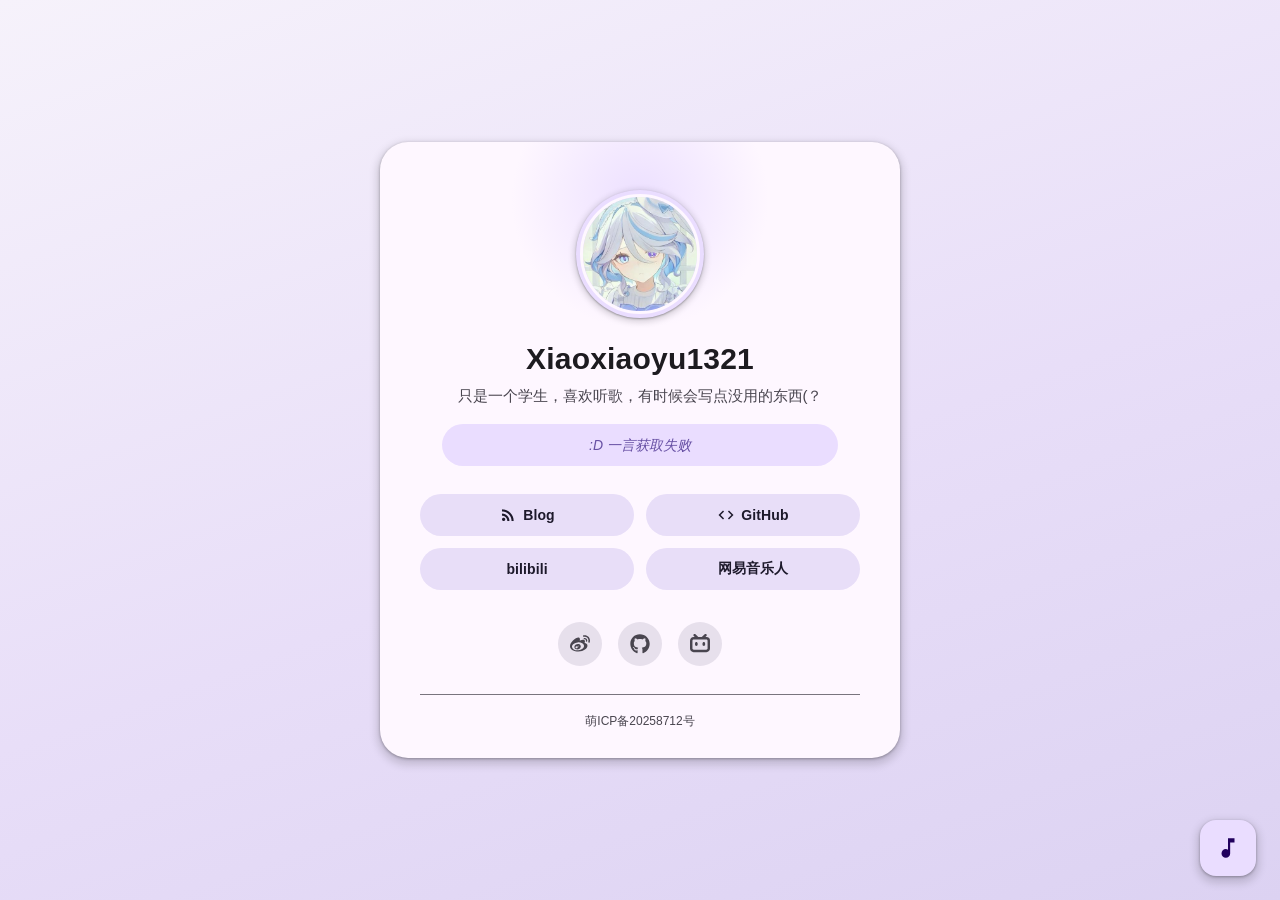
<file: index.html>
<!DOCTYPE html>
<html lang="zh-CN">

<head>
    <meta charset="UTF-8">
    <meta name="viewport" content="width=device-width, initial-scale=1, shrink-to-fit=no, viewport-fit=cover">
    <!-- 浏览器标签上显示的网站标题 -->
    <title>Xiaoxiaoyu1321 的个人主页</title>
    <!-- 网站介绍 -->
    <meta name="description" content="awa awa">
    <!-- 网站关键字 -->
    <meta name="keywords" content="Xiaoxiaoyu1321,个人主页,学生">
    <!-- 浏览器标签上显示的图标 -->
    <link rel="icon" type="image/png" href="./static/images/favicon.png">
    <link rel="apple-touch-icon" href="./static/images/apple-touch-icon.png">
    <!-- Material Icons 图标字体（本地化） -->
    <link rel="stylesheet" href="./static/material-icons/material-icons.css">
    <!-- 播放器样式 -->
    <link rel="stylesheet" href="./static/APlayer-1.10.1/dist/APlayer.min.css">
    <!-- 主页样式（Material Design 3） -->
    <link rel="stylesheet" href="./static/md.css?v=8">

    <script>
        // 一言设置
        let hitokoto_api = "https://v1.hitokoto.cn"; // 一言API
        // 音乐播放器使用本地歌单 static/music.json（由网易云歌单生成）
    </script>
</head>

<body>

    <main class="page">
        <section class="hero">
            <!-- 头像 -->
            <div class="hero-avatar">
                <img src="./static/images/avatar.jpg" alt="头像">
            </div>

            <!-- 大标题 -->
            <h1 class="hero-title">Xiaoxiaoyu1321</h1>

            <!-- 介绍（内容来自 static/site.config.js 的 signature） -->
            <p class="hero-subtitle" id="site-signature"></p>

            <!-- 一言 -->
            <p class="hero-hitokoto" id="hitokoto_text">:D 一言获取中...</p>

            <!-- 导航按钮 -->
            <div class="nav-grid">
                <a class="md-btn" href="https://blog.xiaoxiaoyu.org" target="_blank" rel="noopener">
                    <i class="material-icons" aria-hidden="true">rss_feed</i> Blog
                </a>
                <a class="md-btn" href="https://github.com/Xiaoxiaoyu1321" target="_blank" rel="noopener">
                    <i class="material-icons" aria-hidden="true">code</i> GitHub
                </a>
                <a class="md-btn" href="https://space.bilibili.com/531456803" target="_blank" rel="noopener">
                    bilibili
                </a>
                <a class="md-btn" href="https://music.163.com/#/artist?id=57531854" target="_blank" rel="noopener">
                    网易音乐人
                </a>
            </div>

            <!-- 社交图标（内联 SVG，本地化避免字体图标缺失） -->
            <div class="social-row">
                <a class="social-link" href="https://weibo.com/u/7397477634" target="_blank" rel="noopener"
                    aria-label="微博"><svg viewBox="0 0 512 512" width="20" height="20" aria-hidden="true"><path d="M407 177.6c7.6-24-13.4-46.8-37.4-41.7-22 4.8-28.8-28.1-7.1-32.8 50.1-10.9 92.3 37.1 76.5 84.8-6.8 21.2-38.8 10.8-32-10.3zM214.8 446.7C108.5 446.7 0 395.3 0 310.4c0-44.3 28-95.4 76.3-143.7C176 67 279.5 65.8 249.9 161c-4 13.1 12.3 5.7 12.3 6 79.5-33.6 140.5-16.8 114 51.4-3.7 9.4 1.1 10.9 8.3 13.1 135.7 42.3 34.8 215.2-169.7 215.2zm143.7-146.3c-5.4-55.7-78.5-94-163.4-85.7-84.8 8.6-148.8 60.3-143.4 116s78.5 94 163.4 85.7c84.8-8.6 148.8-60.3 143.4-116zM347.9 35.1c-25.9 5.6-16.8 43.7 8.3 38.3 72.3-15.2 134.8 52.8 111.7 124-7.4 24.2 29.1 37 37.4 12 31.9-99.8-55.1-195.9-157.4-174.3zm-78.5 311c-17.1 38.8-66.8 60-109.1 46.3-40.8-13.1-58-53.4-40.3-89.7 17.7-35.4 63.1-55.4 103.4-45.1 42 10.8 63.1 50.2 46 88.5zm-86.3-30c-12.9-5.4-30 .3-38 12.9-8.3 12.9-4.3 28 8.6 34 13.1 6 30.8.3 39.1-12.9 8-13.1 3.7-28.3-9.7-34zm32.6-13.4c-5.1-1.7-11.4.6-14.3 5.4-2.9 5.1-1.4 10.6 3.7 12.9 5.1 2 11.7-.3 14.6-5.4 2.8-5.2 1.1-10.9-4-12.9z"/></svg></a>
                <a class="social-link" href="https://github.com/Xiaoxiaoyu1321" target="_blank" rel="noopener"
                    aria-label="GitHub"><svg viewBox="0 0 496 512" width="20" height="20" aria-hidden="true"><path d="M165.9 397.4c0 2-2.3 3.6-5.2 3.6-3.3.3-5.6-1.3-5.6-3.6 0-2 2.3-3.6 5.2-3.6 3-.3 5.6 1.3 5.6 3.6zm-31.1-4.5c-.7 2 1.3 4.3 4.3 4.9 2.6 1 5.6 0 6.2-2s-1.3-4.3-4.3-5.2c-2.6-.7-5.5.3-6.2 2.3zm44.2-1.7c-2.9.7-4.9 2.6-4.6 4.9.3 2 2.9 3.3 5.9 2.6 2.9-.7 4.9-2.6 4.6-4.6-.3-1.9-3-3.2-5.9-2.9zM244.8 8C106.1 8 0 113.3 0 252c0 110.9 69.8 205.8 169.5 239.2 12.8 2.3 17.3-5.6 17.3-12.1 0-6.2-.3-40.4-.3-61.4 0 0-70 15-84.7-29.8 0 0-11.4-29.1-27.8-36.6 0 0-22.9-15.7 1.6-15.4 0 0 24.9 2 38.6 25.8 21.9 38.6 58.6 27.5 72.9 20.9 2.3-16 8.8-27.1 16-33.7-55.9-6.2-112.3-14.3-112.3-110.5 0-27.5 7.6-41.3 23.6-58.9-2.6-6.5-11.1-33.3 2.6-67.9 20.9-6.5 69 27 69 27 20-5.6 41.5-8.5 62.8-8.5s42.8 2.9 62.8 8.5c0 0 48.1-33.6 69-27 13.7 34.7 5.2 61.4 2.6 67.9 16 17.7 25.8 31.5 25.8 58.9 0 96.5-58.9 104.2-114.8 110.5 9.2 7.9 17 22.9 17 46.4 0 33.7-.3 75.4-.3 83.6 0 6.5 4.6 14.4 17.3 12.1C428.2 457.8 496 362.9 496 252 496 113.3 383.5 8 244.8 8zM97.2 352.9c-1.3 1-1 3.3.7 5.2 1.6 1.6 3.9 2.3 5.2 1 1.3-1 1-3.3-.7-5.2-1.6-1.6-3.9-2.3-5.2-1zm-10.8-8.1c-.7 1.3.3 2.9 2.3 3.9 1.6 1 3.6.7 4.3-.7.7-1.3-.3-2.9-2.3-3.9-2-.6-3.6-.3-4.3.7zm32.4 35.6c-1.6 1.3-1 4.3 1.3 6.2 2.3 2.3 5.2 2.6 6.5 1 1.3-1.3.7-4.3-1.3-6.2-2.2-2.3-5.2-2.6-6.5-1zm-11.4-14.7c-1.6 1-1.6 3.6 0 5.9 1.6 2.3 4.3 3.3 5.6 2.3 1.6-1.3 1.6-3.9 0-6.2-1.4-2.3-4-3.3-5.6-2z"/></svg></a>
                <a class="social-link" href="https://space.bilibili.com/531456803" target="_blank" rel="noopener"
                    aria-label="哔哩哔哩"><svg viewBox="0 0 512 512" width="20" height="20" fill="currentColor" aria-hidden="true"><path d="M488.6 104.1C505.3 122.2 513 143.8 511.9 169.8V372.2C511.5 398.6 502.7 420.3 485.4 437.3C468.2 454.3 446.3 463.2 419.9 464H92.02C65.57 463.2 43.81 454.2 26.74 436.8C9.682 419.4 .7667 396.5 0 368.2V169.8C.7667 143.8 9.682 122.2 26.74 104.1C43.81 87.75 65.57 78.77 92.02 78H121.4L96.05 52.19C90.3 46.46 87.42 39.19 87.42 30.4C87.42 21.6 90.3 14.34 96.05 8.603C101.8 2.868 109.1 0 117.9 0C126.7 0 134 2.868 139.8 8.603L213.1 78H301.1L375.6 8.603C381.7 2.868 389.2 0 398 0C406.8 0 414.1 2.868 419.9 8.603C425.6 14.34 428.5 21.6 428.5 30.4C428.5 39.19 425.6 46.46 419.9 52.19L394.6 78L423.9 78C450.3 78.77 471.9 87.75 488.6 104.1H488.6zM449.8 173.8C449.4 164.2 446.1 156.4 439.1 150.3C433.9 144.2 425.1 140.9 416.4 140.5H96.05C86.46 140.9 78.6 144.2 72.47 150.3C66.33 156.4 63.07 164.2 62.69 173.8V368.2C62.69 377.4 65.95 385.2 72.47 391.7C78.99 398.2 86.85 401.5 96.05 401.5H416.4C425.6 401.5 433.4 398.2 439.7 391.7C446 385.2 449.4 377.4 449.8 368.2L449.8 173.8zM185.5 216.5C191.8 222.8 195.2 230.6 195.6 239.7V273C195.2 282.2 191.9 289.9 185.8 296.2C179.6 302.5 171.8 305.7 162.2 305.7C152.6 305.7 144.7 302.5 138.6 296.2C132.5 289.9 129.2 282.2 128.8 273V239.7C129.2 230.6 132.6 222.8 138.9 216.5C145.2 210.2 152.1 206.9 162.2 206.5C171.4 206.9 179.2 210.2 185.5 216.5H185.5zM377 216.5C383.3 222.8 386.7 230.6 387.1 239.7V273C386.7 282.2 383.4 289.9 377.3 296.2C371.2 302.5 363.3 305.7 353.7 305.7C344.1 305.7 336.3 302.5 330.1 296.2C323.1 289.9 320.7 282.2 320.4 273V239.7C320.7 230.6 324.1 222.8 330.4 216.5C336.7 210.2 344.5 206.9 353.7 206.5C362.9 206.9 370.7 210.2 377 216.5H377z"/></svg></a>
            </div>

            <!-- 页脚 -->
            <footer class="hero-footer">
                <a href="https://icp.gov.moe/?keyword=20258712" target="_blank" rel="noopener">萌ICP备20258712号</a>
            </footer>
        </section>
    </main>

    <!-- 音乐 FAB -->
    <button class="fab" id="music-fab" aria-label="音乐播放器" title="随机音乐播放器">
        <svg viewBox="0 0 24 24" width="26" height="26" fill="currentColor" aria-hidden="true"><path d="M12 3v10.55c-.59-.34-1.27-.55-2-.55-2.21 0-4 1.79-4 4s1.79 4 4 4 4-1.79 4-4V7h4V3h-6z"/></svg>
    </button>

    <!-- 音乐播放器悬浮弹窗 -->
    <div class="player-modal" id="player-modal" hidden>
        <div class="player-modal-card">
            <div class="player-modal-header">
                <span class="player-modal-title">随机音乐播放器</span>
                <button class="player-modal-close" id="player-modal-close" aria-label="关闭">
                    <svg viewBox="0 0 24 24" width="20" height="20" fill="currentColor" aria-hidden="true"><path d="M19 6.41L17.59 5 12 10.59 6.41 5 5 6.41 10.59 12 5 17.59 6.41 19 12 13.41 17.59 19 19 17.59 13.41 12z"/></svg>
                </button>
            </div>
            <div id="aplayer-inner"></div>
            <p class="player-modal-error" id="player-error" hidden>音乐加载失败 :( 请稍后再试</p>
            <p class="player-modal-playlist"><a id="playlist-link" href="#" target="_blank" rel="noopener">网易云歌单</a></p>
        </div>
    </div>

    <!-- 依赖库 -->
    <script src="./static/APlayer-1.10.1/dist/APlayer.min.js"></script>
    <!-- 网站个性化配置 -->
    <script src="./static/site.config.js"></script>
    <!-- 主页脚本 -->
    <script src="./static/md.js"></script>

</body>

</html>
</file>
<file: static/material-icons/material-icons.css>
@font-face {
  font-family: 'Material Icons';
  font-style: normal;
  font-weight: 400;
  src: url(MaterialIcons-Regular.eot); /* For IE6-8 */
  src: local('Material Icons'),
       local('MaterialIcons-Regular'),
       url(MaterialIcons-Regular.woff2) format('woff2'),
       url(MaterialIcons-Regular.woff) format('woff'),
       url(MaterialIcons-Regular.ttf) format('truetype');
}

.material-icons {
  font-family: 'Material Icons';
  font-weight: normal;
  font-style: normal;
  font-size: 24px;  /* Preferred icon size */
  display: inline-block;
  line-height: 1;
  text-transform: none;
  letter-spacing: normal;
  word-wrap: normal;
  white-space: nowrap;
  direction: ltr;

  /* Support for all WebKit browsers. */
  -webkit-font-smoothing: antialiased;
  /* Support for Safari and Chrome. */
  text-rendering: optimizeLegibility;

  /* Support for Firefox. */
  -moz-osx-font-smoothing: grayscale;

  /* Support for IE. */
  font-feature-settings: 'liga';
}
</file>
<file: static/md.css>
/* ==========================================================================
   Next_md 分支：Material Design 3 风格主页样式
   配色遵循 MD3 默认主题（紫色系），组件含 elevation 阴影 / 圆角 / 状态层
   ========================================================================== */

:root {
    /* MD3 色彩令牌 */
    --md-primary: #6750A4;
    --md-on-primary: #FFFFFF;
    --md-primary-container: #EADDFF;
    --md-on-primary-container: #21005D;
    --md-secondary-container: #E8DEF8;
    --md-on-secondary-container: #1D192B;
    --md-surface: #FEF7FF;
    --md-surface-dim: #DED8E1;
    --md-surface-variant: #E7E0EC;
    --md-on-surface: #1D1B20;
    --md-on-surface-variant: #49454F;
    --md-outline: #79747E;

    /* MD3 elevation 阴影 */
    --md-shadow-1: 0 1px 2px rgba(0, 0, 0, .30), 0 1px 3px 1px rgba(0, 0, 0, .15);
    --md-shadow-2: 0 1px 2px rgba(0, 0, 0, .30), 0 2px 6px 2px rgba(0, 0, 0, .15);
    --md-shadow-3: 0 4px 8px 3px rgba(0, 0, 0, .15), 0 1px 3px rgba(0, 0, 0, .30);

    --radius-card: 28px;
    --radius-fab: 16px;
}

* {
    margin: 0;
    padding: 0;
    box-sizing: border-box;
    -webkit-tap-highlight-color: transparent;
}

html,
body {
    min-height: 100%;
}

body {
    font-family: -apple-system, BlinkMacSystemFont, "Segoe UI", Roboto,
        "PingFang SC", "Hiragino Sans GB", "Microsoft YaHei", sans-serif;
    color: var(--md-on-surface);
    background: linear-gradient(160deg, #F6F2FB 0%, #E8DEF8 55%, #DCD2F2 100%) fixed;
    -webkit-font-smoothing: antialiased;
}

/* ---------- 页面布局 ---------- */
.page {
    min-height: 100vh;
    display: flex;
    align-items: center;
    justify-content: center;
    padding: 32px 20px;
}

/* ---------- 主卡片 ---------- */
.hero {
    position: relative;
    width: 100%;
    max-width: 520px;
    background: var(--md-surface);
    border-radius: var(--radius-card);
    box-shadow: var(--md-shadow-3);
    padding: 48px 40px 28px;
    text-align: center;
    overflow: hidden;
}

/* 卡片顶部装饰条（MD3 大圆角下的小点缀） */
.hero::before {
    content: "";
    position: absolute;
    top: -72px;
    left: 50%;
    transform: translateX(-50%);
    width: 260px;
    height: 260px;
    border-radius: 50%;
    background: radial-gradient(circle, rgba(234, 221, 255, .9) 0%, rgba(234, 221, 255, 0) 70%);
    pointer-events: none;
}

/* ---------- 头像 ---------- */
.hero-avatar {
    position: relative;
    width: 128px;
    height: 128px;
    margin: 0 auto 24px;
    border-radius: 50%;
    padding: 4px;
    background: var(--md-primary-container);
    box-shadow: var(--md-shadow-2);
}

.hero-avatar img {
    width: 100%;
    height: 100%;
    border-radius: 50%;
    object-fit: cover;
    display: block;
    border: 3px solid var(--md-surface);
}

/* ---------- 标题与介绍 ---------- */
.hero-title {
    font-size: 30px;
    font-weight: 600;
    letter-spacing: .2px;
    color: var(--md-on-surface);
    margin-bottom: 8px;
}

.hero-subtitle {
    font-size: 15px;
    line-height: 1.6;
    color: var(--md-on-surface-variant);
    margin-bottom: 16px;
}

.hero-hitokoto {
    font-size: 14px;
    line-height: 1.6;
    color: var(--md-primary);
    font-style: italic;
    background: var(--md-primary-container);
    border-radius: 999px;
    padding: 10px 20px;
    margin: 0 auto 28px;
    max-width: 90%;
}

/* ---------- 导航按钮（MD3 Filled Tonal 药丸按钮） ---------- */
.nav-grid {
    display: grid;
    /* minmax(0,1fr) 防止按钮内容把列撑宽、挤压相邻按钮 */
    grid-template-columns: repeat(2, minmax(0, 1fr));
    gap: 12px;
    margin-bottom: 32px;
}

.md-btn {
    position: relative;
    display: inline-flex;
    align-items: center;
    justify-content: center;
    gap: 6px;
    padding: 12px 8px;
    border-radius: 999px;
    background: var(--md-secondary-container);
    color: var(--md-on-secondary-container);
    font-size: 14px;
    font-weight: 600;
    letter-spacing: .1px;
    text-decoration: none;
    border: none;
    cursor: pointer;
    user-select: none;
    transition: background-color .2s ease, box-shadow .2s ease, transform .1s ease;
}

/* 状态层：hover 变暗、active 更深（MD 状态层语义） */
.md-btn:hover {
    background: #DDD3F0;
    box-shadow: var(--md-shadow-2);
}

.md-btn:active {
    background: #D0C4EC;
    transform: scale(.97);
    box-shadow: var(--md-shadow-1);
}

.md-btn .material-icons {
    font-size: 18px;
}

/* ---------- 社交图标（圆形 tonal 按钮） ---------- */
.social-row {
    display: flex;
    justify-content: center;
    gap: 16px;
    margin-bottom: 28px;
}

.social-link {
    display: inline-flex;
    align-items: center;
    justify-content: center;
    width: 44px;
    height: 44px;
    border-radius: 50%;
    background: var(--md-surface-variant);
    color: var(--md-on-surface-variant);
    font-size: 20px;
    text-decoration: none;
    transition: background-color .2s ease, box-shadow .2s ease, transform .1s ease;
}

.social-link svg {
    width: 20px;
    height: 20px;
    fill: currentColor;
    display: block;
}

.social-link .material-icons {
    font-size: 22px;
    line-height: 1;
}

.social-link:hover {
    background: #D8D2DE;
    box-shadow: var(--md-shadow-2);
}

.social-link:active {
    transform: scale(.92);
}

/* ---------- 页脚 ---------- */
.hero-footer {
    border-top: 1px solid var(--md-outline);
    padding-top: 16px;
}

.hero-footer a {
    font-size: 12px;
    color: var(--md-on-surface-variant);
    text-decoration: none;
}

.hero-footer a:hover {
    color: var(--md-primary);
}

/* ---------- 音乐 FAB（浮动操作按钮） ---------- */
.fab {
    position: fixed;
    right: 24px;
    bottom: calc(24px + env(safe-area-inset-bottom));
    width: 56px;
    height: 56px;
    border-radius: var(--radius-fab);
    background: var(--md-primary-container);
    color: var(--md-on-primary-container);
    box-shadow: var(--md-shadow-3);
    border: none;
    cursor: pointer;
    display: flex;
    align-items: center;
    justify-content: center;
    z-index: 1000;
    transition: box-shadow .2s ease, transform .1s ease;
}

.fab:hover {
    box-shadow: 0 6px 12px 4px rgba(0, 0, 0, .18), 0 2px 4px rgba(0, 0, 0, .30);
}

.fab:active {
    transform: scale(.9);
}

.fab svg {
    fill: currentColor;
}

/* ---------- 音乐播放器悬浮弹窗 ---------- */
.player-modal {
    position: fixed;
    inset: 0;
    z-index: 2000;
    display: flex;
    align-items: center;
    justify-content: center;
    background: rgba(29, 27, 32, .45);
    padding: 20px;
}

.player-modal[hidden] {
    display: none;
}

.player-modal-card {
    width: 100%;
    max-width: 440px;
    background: var(--md-surface);
    border-radius: 24px;
    box-shadow: var(--md-shadow-3);
    padding: 20px 20px 24px;
    animation: modal-pop .22s ease;
}

@keyframes modal-pop {
    from {
        transform: scale(.92) translateY(10px);
        opacity: 0;
    }
    to {
        transform: scale(1) translateY(0);
        opacity: 1;
    }
}

.player-modal-header {
    display: flex;
    align-items: center;
    justify-content: space-between;
    margin-bottom: 14px;
}

.player-modal-title {
    font-size: 16px;
    font-weight: 600;
    color: var(--md-on-surface);
}

.player-modal-close {
    width: 32px;
    height: 32px;
    border: none;
    border-radius: 50%;
    background: transparent;
    color: var(--md-on-surface-variant);
    cursor: pointer;
    display: inline-flex;
    align-items: center;
    justify-content: center;
    transition: background-color .2s ease;
}

.player-modal-close:hover {
    background: var(--md-surface-variant);
}

.player-modal-error {
    margin-top: 12px;
    font-size: 13px;
    color: #B3261E;
    text-align: center;
}

.player-modal-playlist {
    margin-top: 12px;
    font-size: 13px;
    text-align: center;
}

.player-modal-playlist a {
    color: var(--md-primary);
    text-decoration: none;
    font-weight: 500;
}

.player-modal-playlist a:hover {
    text-decoration: underline;
}

/* 弹窗内播放器圆角 */
#aplayer-inner .aplayer {
    border-radius: 12px !important;
}

/* ---------- 移动端适配 ---------- */
@media (max-width: 767px) {
    .page {
        padding: 20px 14px;
    }

    .hero {
        padding: 36px 22px 22px;
        border-radius: 24px;
    }

    .hero-avatar {
        width: 104px;
        height: 104px;
    }

    .hero-title {
        font-size: 26px;
    }

    .nav-grid {
        gap: 10px;
    }

    .md-btn {
        font-size: 13px;
        padding: 11px 6px;
    }

    .fab {
        right: 18px;
        width: 52px;
        height: 52px;
    }

    .player-modal {
        padding: 14px;
    }

    .player-modal-card {
        padding: 16px 16px 20px;
        border-radius: 20px;
    }
}

@media (max-width: 400px) {
    .hero {
        padding: 28px 16px 18px;
    }

    .hero-avatar {
        width: 92px;
        height: 92px;
    }

    .md-btn {
        font-size: 12px;
    }
}
</file>
<file: static/APlayer-1.10.1/dist/APlayer.min.css>
.aplayer{background:#fff;font-family:Arial,Helvetica,sans-serif;margin:5px;box-shadow:0 2px 2px 0 rgba(0,0,0,.07),0 1px 5px 0 rgba(0,0,0,.1);border-radius:2px;overflow:hidden;-webkit-user-select:none;-moz-user-select:none;-ms-user-select:none;user-select:none;line-height:normal;position:relative}.aplayer *{box-sizing:content-box}.aplayer svg{width:100%;height:100%}.aplayer svg circle,.aplayer svg path{fill:#fff}.aplayer.aplayer-withlist .aplayer-info{border-bottom:1px solid #e9e9e9}.aplayer.aplayer-withlist .aplayer-list{display:block}.aplayer.aplayer-withlist .aplayer-icon-order,.aplayer.aplayer-withlist .aplayer-info .aplayer-controller .aplayer-time .aplayer-icon.aplayer-icon-menu{display:inline}.aplayer.aplayer-withlrc .aplayer-pic{height:90px;width:90px}.aplayer.aplayer-withlrc .aplayer-info{margin-left:90px;height:90px;padding:10px 7px 0}.aplayer.aplayer-withlrc .aplayer-lrc{display:block}.aplayer.aplayer-narrow{width:66px}.aplayer.aplayer-narrow .aplayer-info,.aplayer.aplayer-narrow .aplayer-list{display:none}.aplayer.aplayer-narrow .aplayer-body,.aplayer.aplayer-narrow .aplayer-pic{height:66px;width:66px}.aplayer.aplayer-fixed{position:fixed;bottom:0;left:0;right:0;margin:0;z-index:99;overflow:visible;max-width:400px;box-shadow:none}.aplayer.aplayer-fixed .aplayer-list{margin-bottom:65px;border:1px solid #eee;border-bottom:none}.aplayer.aplayer-fixed .aplayer-body{position:fixed;bottom:0;left:0;right:0;margin:0;z-index:99;background:#fff;padding-right:18px;transition:all .3s ease;max-width:400px}.aplayer.aplayer-fixed .aplayer-lrc{display:block;position:fixed;bottom:10px;left:0;right:0;margin:0;z-index:98;pointer-events:none;text-shadow:-1px -1px 0 #fff}.aplayer.aplayer-fixed .aplayer-lrc:after,.aplayer.aplayer-fixed .aplayer-lrc:before{display:none}.aplayer.aplayer-fixed .aplayer-info{-webkit-transform:scaleX(1);transform:scaleX(1);-webkit-transform-origin:0 0;transform-origin:0 0;transition:all .3s ease;border-bottom:none;border-top:1px solid #e9e9e9}.aplayer.aplayer-fixed .aplayer-info .aplayer-music{width:calc(100% - 105px)}.aplayer.aplayer-fixed .aplayer-miniswitcher{display:block}.aplayer.aplayer-fixed.aplayer-narrow .aplayer-info{display:block;-webkit-transform:scaleX(0);transform:scaleX(0)}.aplayer.aplayer-fixed.aplayer-narrow .aplayer-body{width:66px!important}.aplayer.aplayer-fixed.aplayer-narrow .aplayer-miniswitcher .aplayer-icon{-webkit-transform:rotateY(0);transform:rotateY(0)}.aplayer.aplayer-fixed .aplayer-icon-back,.aplayer.aplayer-fixed .aplayer-icon-forward,.aplayer.aplayer-fixed .aplayer-icon-lrc,.aplayer.aplayer-fixed .aplayer-icon-play{display:inline-block}.aplayer.aplayer-fixed .aplayer-icon-back,.aplayer.aplayer-fixed .aplayer-icon-forward,.aplayer.aplayer-fixed .aplayer-icon-menu,.aplayer.aplayer-fixed .aplayer-icon-play{position:absolute;bottom:27px;width:20px;height:20px}.aplayer.aplayer-fixed .aplayer-icon-back{right:75px}.aplayer.aplayer-fixed .aplayer-icon-play{right:50px}.aplayer.aplayer-fixed .aplayer-icon-forward{right:25px}.aplayer.aplayer-fixed .aplayer-icon-menu{right:0}.aplayer.aplayer-arrow .aplayer-icon-loop,.aplayer.aplayer-arrow .aplayer-icon-order,.aplayer.aplayer-mobile .aplayer-icon-volume-down{display:none}.aplayer.aplayer-loading .aplayer-info .aplayer-controller .aplayer-loading-icon{display:block}.aplayer.aplayer-loading .aplayer-info .aplayer-controller .aplayer-bar-wrap .aplayer-bar .aplayer-played .aplayer-thumb{-webkit-transform:scale(1);transform:scale(1)}.aplayer .aplayer-body{position:relative}.aplayer .aplayer-icon{width:15px;height:15px;border:none;background-color:transparent;outline:none;cursor:pointer;opacity:.8;vertical-align:middle;padding:0;font-size:12px;margin:0;display:inline-block}.aplayer .aplayer-icon path{transition:all .2s ease-in-out}.aplayer .aplayer-icon-back,.aplayer .aplayer-icon-forward,.aplayer .aplayer-icon-lrc,.aplayer .aplayer-icon-order,.aplayer .aplayer-icon-play{display:none}.aplayer .aplayer-icon-lrc-inactivity svg{opacity:.4}.aplayer .aplayer-icon-forward{-webkit-transform:rotate(180deg);transform:rotate(180deg)}.aplayer .aplayer-lrc-content{display:none}.aplayer .aplayer-pic{position:relative;float:left;height:66px;width:66px;background-size:cover;background-position:50%;transition:all .3s ease;cursor:pointer}.aplayer .aplayer-pic:hover .aplayer-button{opacity:1}.aplayer .aplayer-pic .aplayer-button{position:absolute;border-radius:50%;opacity:.8;text-shadow:0 1px 1px rgba(0,0,0,.2);box-shadow:0 1px 1px rgba(0,0,0,.2);background:rgba(0,0,0,.2);transition:all .1s ease}.aplayer .aplayer-pic .aplayer-button path{fill:#fff}.aplayer .aplayer-pic .aplayer-hide{display:none}.aplayer .aplayer-pic .aplayer-play{width:26px;height:26px;border:2px solid #fff;bottom:50%;right:50%;margin:0 -15px -15px 0}.aplayer .aplayer-pic .aplayer-play svg{position:absolute;top:3px;left:4px;height:20px;width:20px}.aplayer .aplayer-pic .aplayer-pause{width:16px;height:16px;border:2px solid #fff;bottom:4px;right:4px}.aplayer .aplayer-pic .aplayer-pause svg{position:absolute;top:2px;left:2px;height:12px;width:12px}.aplayer .aplayer-info{margin-left:66px;padding:14px 7px 0 10px;height:66px;box-sizing:border-box}.aplayer .aplayer-info .aplayer-music{overflow:hidden;white-space:nowrap;text-overflow:ellipsis;margin:0 0 13px 5px;-webkit-user-select:text;-moz-user-select:text;-ms-user-select:text;user-select:text;cursor:default;padding-bottom:2px;height:20px}.aplayer .aplayer-info .aplayer-music .aplayer-title{font-size:14px}.aplayer .aplayer-info .aplayer-music .aplayer-author{font-size:12px;color:#666}.aplayer .aplayer-info .aplayer-controller{position:relative;display:flex}.aplayer .aplayer-info .aplayer-controller .aplayer-bar-wrap{margin:0 0 0 5px;padding:4px 0;cursor:pointer!important;flex:1}.aplayer .aplayer-info .aplayer-controller .aplayer-bar-wrap:hover .aplayer-bar .aplayer-played .aplayer-thumb{-webkit-transform:scale(1);transform:scale(1)}.aplayer .aplayer-info .aplayer-controller .aplayer-bar-wrap .aplayer-bar{position:relative;height:2px;width:100%;background:#cdcdcd}.aplayer .aplayer-info .aplayer-controller .aplayer-bar-wrap .aplayer-bar .aplayer-loaded{position:absolute;left:0;top:0;bottom:0;background:#aaa;height:2px;transition:all .5s ease}.aplayer .aplayer-info .aplayer-controller .aplayer-bar-wrap .aplayer-bar .aplayer-played{position:absolute;left:0;top:0;bottom:0;height:2px}.aplayer .aplayer-info .aplayer-controller .aplayer-bar-wrap .aplayer-bar .aplayer-played .aplayer-thumb{position:absolute;top:0;right:5px;margin-top:-4px;margin-right:-10px;height:10px;width:10px;border-radius:50%;cursor:pointer;transition:all .3s ease-in-out;-webkit-transform:scale(0);transform:scale(0)}.aplayer .aplayer-info .aplayer-controller .aplayer-time{position:relative;right:0;bottom:4px;height:17px;color:#999;font-size:11px;padding-left:7px}.aplayer .aplayer-info .aplayer-controller .aplayer-time .aplayer-time-inner{vertical-align:middle}.aplayer .aplayer-info .aplayer-controller .aplayer-time .aplayer-icon{cursor:pointer;transition:all .2s ease}.aplayer .aplayer-info .aplayer-controller .aplayer-time .aplayer-icon path{fill:#666}.aplayer .aplayer-info .aplayer-controller .aplayer-time .aplayer-icon.aplayer-icon-loop{margin-right:2px}.aplayer .aplayer-info .aplayer-controller .aplayer-time .aplayer-icon:hover path{fill:#000}.aplayer .aplayer-info .aplayer-controller .aplayer-time .aplayer-icon.aplayer-icon-menu,.aplayer .aplayer-info .aplayer-controller .aplayer-time.aplayer-time-narrow .aplayer-icon-menu,.aplayer .aplayer-info .aplayer-controller .aplayer-time.aplayer-time-narrow .aplayer-icon-mode{display:none}.aplayer .aplayer-info .aplayer-controller .aplayer-volume-wrap{position:relative;display:inline-block;margin-left:3px;cursor:pointer!important}.aplayer .aplayer-info .aplayer-controller .aplayer-volume-wrap:hover .aplayer-volume-bar-wrap{height:40px}.aplayer .aplayer-info .aplayer-controller .aplayer-volume-wrap .aplayer-volume-bar-wrap{position:absolute;bottom:15px;right:-3px;width:25px;height:0;z-index:99;overflow:hidden;transition:all .2s ease-in-out}.aplayer .aplayer-info .aplayer-controller .aplayer-volume-wrap .aplayer-volume-bar-wrap.aplayer-volume-bar-wrap-active{height:40px}.aplayer .aplayer-info .aplayer-controller .aplayer-volume-wrap .aplayer-volume-bar-wrap .aplayer-volume-bar{position:absolute;bottom:0;right:10px;width:5px;height:35px;background:#aaa;border-radius:2.5px;overflow:hidden}.aplayer .aplayer-info .aplayer-controller .aplayer-volume-wrap .aplayer-volume-bar-wrap .aplayer-volume-bar .aplayer-volume{position:absolute;bottom:0;right:0;width:5px;transition:all .1s ease}.aplayer .aplayer-info .aplayer-controller .aplayer-loading-icon{display:none}.aplayer .aplayer-info .aplayer-controller .aplayer-loading-icon svg{position:absolute;-webkit-animation:rotate 1s linear infinite;animation:rotate 1s linear infinite}.aplayer .aplayer-lrc{display:none;position:relative;height:30px;text-align:center;overflow:hidden;margin:-10px 0 7px}.aplayer .aplayer-lrc:before{top:0;height:10%;background:linear-gradient(180deg,#fff 0,hsla(0,0%,100%,0));filter:progid:DXImageTransform.Microsoft.gradient(startColorstr="#ffffff",endColorstr="#00ffffff",GradientType=0)}.aplayer .aplayer-lrc:after,.aplayer .aplayer-lrc:before{position:absolute;z-index:1;display:block;overflow:hidden;width:100%;content:" "}.aplayer .aplayer-lrc:after{bottom:0;height:33%;background:linear-gradient(180deg,hsla(0,0%,100%,0) 0,hsla(0,0%,100%,.8));filter:progid:DXImageTransform.Microsoft.gradient(startColorstr="#00ffffff",endColorstr="#ccffffff",GradientType=0)}.aplayer .aplayer-lrc p{font-size:12px;color:#666;line-height:16px!important;height:16px!important;padding:0!important;margin:0!important;transition:all .5s ease-out;opacity:.4;overflow:hidden}.aplayer .aplayer-lrc p.aplayer-lrc-current{opacity:1;overflow:visible;height:auto!important;min-height:16px}.aplayer .aplayer-lrc.aplayer-lrc-hide{display:none}.aplayer .aplayer-lrc .aplayer-lrc-contents{width:100%;transition:all .5s ease-out;-webkit-user-select:text;-moz-user-select:text;-ms-user-select:text;user-select:text;cursor:default}.aplayer .aplayer-list{overflow:auto;transition:all .5s ease;will-change:height;display:none;overflow:hidden}.aplayer .aplayer-list.aplayer-list-hide{max-height:0!important}.aplayer .aplayer-list ol{list-style-type:none;margin:0;padding:0;overflow-y:auto}.aplayer .aplayer-list ol::-webkit-scrollbar{width:5px}.aplayer .aplayer-list ol::-webkit-scrollbar-thumb{border-radius:3px;background-color:#eee}.aplayer .aplayer-list ol::-webkit-scrollbar-thumb:hover{background-color:#ccc}.aplayer .aplayer-list ol li{position:relative;height:32px;line-height:32px;padding:0 15px;font-size:12px;border-top:1px solid #e9e9e9;cursor:pointer;transition:all .2s ease;overflow:hidden;margin:0}.aplayer .aplayer-list ol li:first-child{border-top:none}.aplayer .aplayer-list ol li:hover{background:#efefef}.aplayer .aplayer-list ol li.aplayer-list-light{background:#e9e9e9}.aplayer .aplayer-list ol li.aplayer-list-light .aplayer-list-cur{display:inline-block}.aplayer .aplayer-list ol li .aplayer-list-cur{display:none;width:3px;height:22px;position:absolute;left:0;top:5px;cursor:pointer}.aplayer .aplayer-list ol li .aplayer-list-index{color:#666;margin-right:12px;cursor:pointer}.aplayer .aplayer-list ol li .aplayer-list-author{color:#666;float:right;cursor:pointer}.aplayer .aplayer-notice{opacity:0;position:absolute;top:50%;left:50%;-webkit-transform:translate(-50%,-50%);transform:translate(-50%,-50%);font-size:12px;border-radius:4px;padding:5px 10px;transition:all .3s ease-in-out;overflow:hidden;color:#fff;pointer-events:none;background-color:#f4f4f5;color:#909399}.aplayer .aplayer-miniswitcher{display:none;position:absolute;top:0;right:0;bottom:0;height:100%;background:#e6e6e6;width:18px;border-radius:0 2px 2px 0}.aplayer .aplayer-miniswitcher .aplayer-icon{height:100%;width:100%;-webkit-transform:rotateY(180deg);transform:rotateY(180deg);transition:all .3s ease}.aplayer .aplayer-miniswitcher .aplayer-icon path{fill:#666}.aplayer .aplayer-miniswitcher .aplayer-icon:hover path{fill:#000}@-webkit-keyframes aplayer-roll{0%{left:0}to{left:-100%}}@keyframes aplayer-roll{0%{left:0}to{left:-100%}}@-webkit-keyframes rotate{0%{-webkit-transform:rotate(0);transform:rotate(0)}to{-webkit-transform:rotate(1turn);transform:rotate(1turn)}}@keyframes rotate{0%{-webkit-transform:rotate(0);transform:rotate(0)}to{-webkit-transform:rotate(1turn);transform:rotate(1turn)}}

/*# sourceMappingURL=APlayer.min.css.map*/
</file>
